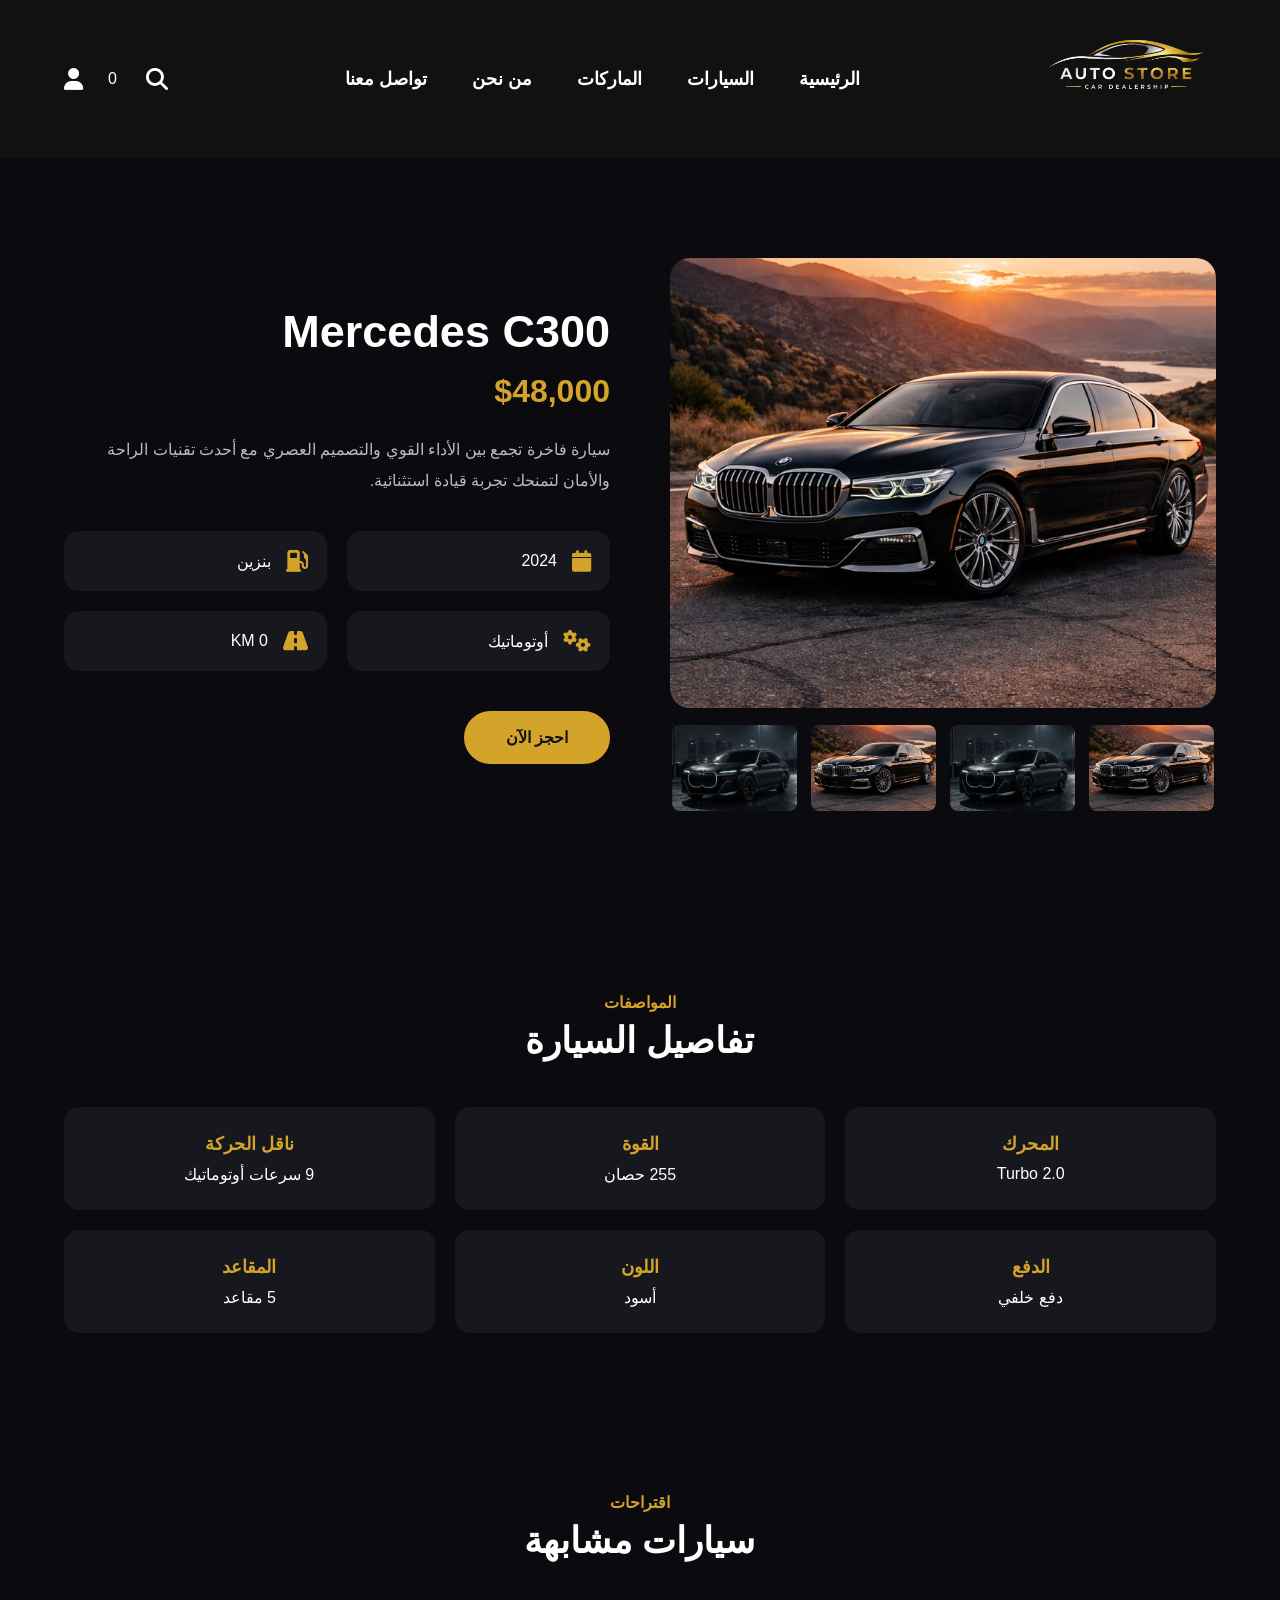
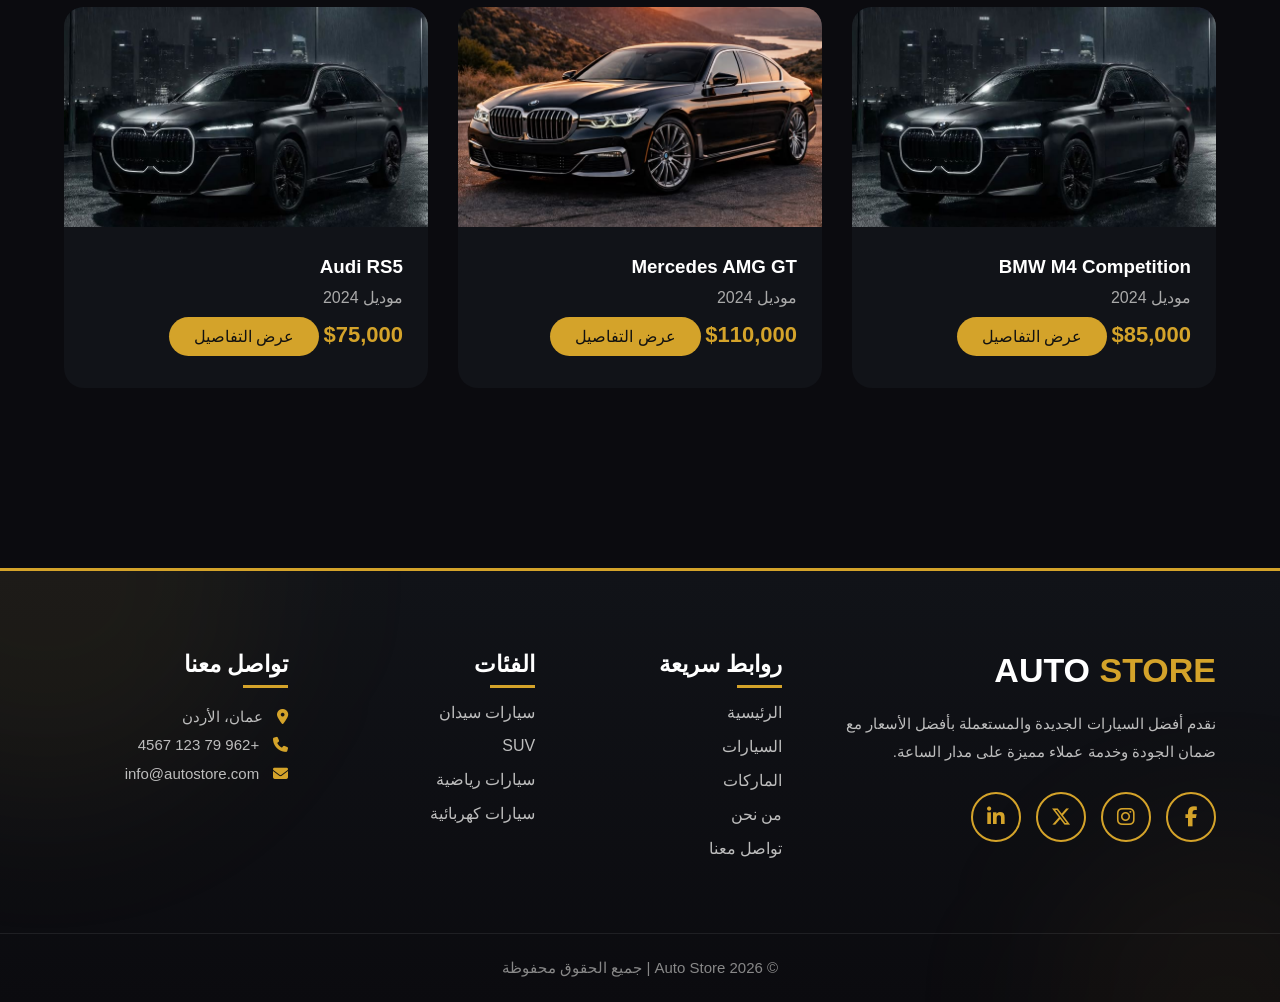
<file: car-details.html>
<!DOCTYPE html>
<html lang="ar" dir="rtl">

<head>

    <meta charset="UTF-8">

    <meta name="viewport" content="width=device-width, initial-scale=1.0">

    <title>تفاصيل السيارة</title>

    <!-- Font Awesome -->
    <link rel="stylesheet"
          href="https://cdnjs.cloudflare.com/ajax/libs/font-awesome/6.6.0/css/all.min.css">

    <!-- CSS -->
    <link rel="stylesheet" href="css/details.css">

</head>

<body>

<!-- =====================================================
     NAVBAR
     ===================================================== -->

<header>

    <nav>

        <div class="container">

            <div class="nav-father">

                <!-- Logo -->
                <a href="#" class="logo">
                    <img src="images/brand.png" alt="Auto Store">
                </a>

                <!-- Links -->
                <ul class="nav-links">

                 
    <li><a href="index.html">الرئيسية</a></li>

<li><a href="index.html">السيارات</a></li>

    <li><a href="index.html#brands">الماركات</a></li>

    <li><a href="index.html#about">من نحن</a></li>

    <li><a href="index.html#contact">تواصل معنا</a></li>

                </ul>

                <!-- Icons -->
      <div class="icons">

    <i class="fa fa-search" id="searchIcon"></i>

    <div class="heart" id="heartIcon">
        <i class="fa fa-heart-o"></i>
        <span id="heartCount">0</span>
    </div>

    <i class="fas fa-user" id="userIcon"></i>

</div>

            </div>

        </div>

    </nav>

</header>


<!-- =====================================================
     CAR DETAILS
     ===================================================== -->

<section class="car-details">

    <div class="container">

        <!-- Gallery -->

        <div class="car-gallery">

            <div class="main-image">

                <img
                    id="mainCarImage"
                    src="images/cars/car4.jpg"
                    alt="Mercedes C300"
                >

            </div>


            <!-- Small Images -->

            <div class="small-images">

                <img
                    src="images/cars/car4.jpg"
                    alt=""
                >

                <img
                    src="images/cars/car3.jpg"
                    alt=""
                >

                <img
                    src="images/cars/car4.jpg"
                    alt=""
                >

                <img
                    src="images/cars/car3.jpg"
                    alt=""
                >

            </div>

        </div>


        <!-- Car Information -->

        <div class="car-content">

            <h1 id="carName">
                Mercedes C300
            </h1>

            <span class="price" id="carPrice">
                $48,000
            </span>

            <p class="description" id="carDescription">

                سيارة فاخرة تجمع بين الأداء القوي والتصميم العصري
                مع أحدث تقنيات الراحة والأمان لتمنحك تجربة قيادة
                استثنائية.

            </p>


            <!-- Top Specifications -->

            <div class="specs">

                <div class="spec">

                    <i class="fa-solid fa-calendar"></i>

                    <span id="carYear">
                        2024
                    </span>

                </div>


                <div class="spec">

                    <i class="fa-solid fa-gas-pump"></i>

                    <span id="carFuel">
                        بنزين
                    </span>

                </div>


                <div class="spec">

                    <i class="fa-solid fa-gears"></i>

                    <span id="carTransmission">
                        أوتوماتيك
                    </span>

                </div>


                <div class="spec">

                    <i class="fa-solid fa-road"></i>

                    <span id="carMileage">
                        0 KM
                    </span>

                </div>

            </div>


            <!-- Booking Button -->

            <a
                href="#"
                class="btn"
                id="bookingBtn"
            >
                احجز الآن
            </a>

        </div>

    </div>

</section>



<!-- =====================================================
     CAR SPECIFICATIONS
     ===================================================== -->

<section class="car-specs">

    <div class="container">

        <div class="section-title">

            <span>
                المواصفات
            </span>

            <h2>
                تفاصيل السيارة
            </h2>

        </div>


        <div class="spec-table">


            <div class="item">

                <h4>
                    المحرك
                </h4>

                <p id="carEngine">
                    2.0 Turbo
                </p>

            </div>


            <div class="item">

                <h4>
                    القوة
                </h4>

                <p id="carPower">
                    255 حصان
                </p>

            </div>


            <div class="item">

                <h4>
                    ناقل الحركة
                </h4>

                <p id="carGearbox">
                    9 سرعات أوتوماتيك
                </p>

            </div>


            <div class="item">

                <h4>
                    الدفع
                </h4>

                <p id="carDrive">
                    دفع خلفي
                </p>

            </div>


            <div class="item">

                <h4>
                    اللون
                </h4>

                <p id="carColor">
                    أسود
                </p>

            </div>


            <div class="item">

                <h4>
                    المقاعد
                </h4>

                <p id="carSeats">
                    5 مقاعد
                </p>

            </div>

        </div>

    </div>

</section>



<!-- =====================================================
     SIMILAR CARS
     ===================================================== -->

<section class="similar-cars">

    <div class="container">

        <div class="section-title">

            <span>
                اقتراحات
            </span>

            <h2>
                سيارات مشابهة
            </h2>

        </div>


        <div class="cars-container">


            <div class="car-card">

                <img
                    src="images/cars/car3.jpg"
                    alt=""
                >

                <div class="car-info">

                    <h3>
                        BMW M4 Competition
                    </h3>

                    <p>
                        موديل 2024
                    </p>

                    <div class="price">
                        $85,000
                    </div>

                    <a href="#">
                        عرض التفاصيل
                    </a>

                </div>

            </div>


            <div class="car-card">

                <img
                    src="images/cars/car4.jpg"
                    alt=""
                >

                <div class="car-info">

                    <h3>
                        Mercedes AMG GT
                    </h3>

                    <p>
                        موديل 2024
                    </p>

                    <div class="price">
                        $110,000
                    </div>

                    <a href="#">
                        عرض التفاصيل
                    </a>

                </div>

            </div>


            <div class="car-card">

                <img
                    src="images/cars/car3.jpg"
                    alt=""
                >

                <div class="car-info">

                    <h3>
                        Audi RS5
                    </h3>

                    <p>
                        موديل 2024
                    </p>

                    <div class="price">
                        $75,000
                    </div>

                    <a href="#">
                        عرض التفاصيل
                    </a>

                </div>

            </div>

        </div>

    </div>

</section>



<!-- =====================================================
     BOOKING MODAL
     ===================================================== -->

<div class="booking-overlay" id="bookingOverlay">

    <div class="booking-box">

        <!-- Close -->

        <button type="button"
             class="close-booking"
            id="closeBooking"
        >
            &times;
        </button>
        <h2>
            حجز السيارة
        </h2>

        <p>
            املأ البيانات التالية وسنتواصل معك لتأكيد الحجز.
        </p>


        <!-- Form -->

        <form id="bookingForm">

            <input
                type="text"
                id="customerName"
                placeholder="الاسم الكامل"
                required
            >


            <input
                type="tel"
                id="customerPhone"
                placeholder="رقم الهاتف"
                required
            >


            <input
                type="email"
                id="customerEmail"
                placeholder="البريد الإلكتروني"
                required
            >


            <button
                type="submit"
                class="booking-submit"
            >
                تأكيد الحجز
            </button>

        </form>


        <!-- Success -->

        <div
            class="booking-success"
            id="bookingSuccess"
        >

            <h3>
                تم إرسال طلب الحجز! ✅
            </h3>

            <p>
                شكرًا لك، سنتواصل معك قريبًا لتأكيد الحجز.
            </p>

        </div>

    </div>

</div>



<!-- =====================================================
     FOOTER
     ===================================================== -->

<footer class="footer">

    <div class="container">

        <div class="footer-box">

            <h2 class="logo">
                AUTO <span>STORE</span>
            </h2>

            <p>
                نقدم أفضل السيارات الجديدة والمستعملة
                بأفضل الأسعار مع ضمان الجودة وخدمة عملاء
                مميزة على مدار الساعة.
            </p>

            <div class="social">

                <a href="#">
                    <i class="fa-brands fa-facebook-f"></i>
                </a>

                <a href="#">
                    <i class="fa-brands fa-instagram"></i>
                </a>

                <a href="#">
                    <i class="fa-brands fa-x-twitter"></i>
                </a>

                <a href="#">
                    <i class="fa-brands fa-linkedin-in"></i>
                </a>

            </div>

        </div>


        <div class="footer-box">

            <h3>
                روابط سريعة
            </h3>

            <ul>

                <li>
                    <a href="#">
                        الرئيسية
                    </a>
                </li>

                <li>
                    <a href="#">
                        السيارات
                    </a>
                </li>

                <li>
                    <a href="#">
                        الماركات
                    </a>
                </li>

                <li>
                    <a href="#">
                        من نحن
                    </a>
                </li>

                <li>
                    <a href="#">
                        تواصل معنا
                    </a>
                </li>

            </ul>

        </div>


        <div class="footer-box">

            <h3>
                الفئات
            </h3>

            <ul>

                <li>
                    <a href="#">
                        سيارات سيدان
                    </a>
                </li>

                <li>
                    <a href="#">
                        SUV
                    </a>
                </li>

                <li>
                    <a href="#">
                        سيارات رياضية
                    </a>
                </li>

                <li>
                    <a href="#">
                        سيارات كهربائية
                    </a>
                </li>

            </ul>

        </div>


        <div class="footer-box">

            <h3>
                تواصل معنا
            </h3>

            <p>
                <i class="fa-solid fa-location-dot"></i>
                عمان، الأردن
            </p>

            <p>
                <i class="fa-solid fa-phone"></i>
                +962 79 123 4567
            </p>

            <p>
                <i class="fa-solid fa-envelope"></i>
                info@autostore.com
            </p>

        </div>

    </div>


    <div class="footer-bottom">

        © 2026 Auto Store | جميع الحقوق محفوظة

    </div>

</footer>



<!-- =====================================================
     JAVASCRIPT
     ===================================================== -->

<!-- jQuery مرة واحدة فقط -->
<script src="https://code.jquery.com/jquery-3.7.1.min.js"></script>

<!-- تأثيرات الموقع -->
<script src="js/jquery-effects.js"></script>

<!-- JavaScript الخاص بالصفحة -->
<script src="js/details.js"></script>

<div class="search-box" id="searchBox">
    <input
        type="text"
        id="searchInput"
        placeholder="ابحث عن سيارة..."
    >
</div>

<!-- نافذة تسجيل الدخول -->

<div class="login-overlay" id="loginOverlay">

    <div class="login-box">

        <button class="close-login" id="closeLogin">
            &times;
        </button>

        <h2>تسجيل الدخول</h2>

        <p>سجل دخولك إلى حسابك</p>

        <form id="loginForm">

            <input
                type="email"
                placeholder="البريد الإلكتروني"
                required
            >

            <input
                type="password"
                placeholder="كلمة المرور"
                required
            >

            <button type="submit">
                تسجيل الدخول
            </button>

        </form>

    </div>

</div>

</body>

</html>
</file>
<file: css/details.css>
/* =====================================================
   RESET
   ===================================================== */

*{
    margin: 0;
    padding: 0;
    box-sizing: border-box;
    font-family: "Cairo", sans-serif;
}


/* =====================================================
   BODY
   ===================================================== */

body{
    background: #0b0b0f;
    color: #fff;
}


.container{
    width: 90%;
    max-width: 1200px;
    margin: auto;
}


/* =====================================================
   NAVBAR
   ===================================================== */

nav{
    width: 100%;
    background: #111;
    padding: 20px 0;
}


.nav-father{
    display: flex;
    justify-content: space-between;
    align-items: center;
}


/* -------------------------
   Logo
   ------------------------- */

.logo img{
    width: 180px;
}


/* -------------------------
   Navigation Links
   ------------------------- */

.nav-links{
    display: flex;
    list-style: none;
    gap: 45px;
}


.nav-links li a{
    text-decoration: none;
    color: #fff;
    font-size: 18px;
    font-weight: 600;
    transition: .4s;
}


.nav-links li a:hover,
.nav-links li a.active{
    color: #d4af37;
}


/* -------------------------
   Icons
   ------------------------- */

.icons{
    display: flex;
    align-items: center;
    gap: 25px;
}


.icons i{
    color: #fff;
    font-size: 22px;
    cursor: pointer;
    transition: .4s;
}


.icons i:hover{
    color: #d4af37;
    transform: scale(1.1);
}


/* =====================================================
   CAR DETAILS
   ===================================================== */

.car-details{
    min-height: 70vh;
    padding: 100px 0;
    background: #0b0b0f;
}


.car-details .container{
    display: grid;
    grid-template-columns: 1fr 1fr;
    gap: 60px;
    align-items: center;
}


/* =====================================================
   CAR GALLERY
   ===================================================== */

.car-gallery{
    border-radius: 20px;
}


.main-image{
    overflow: hidden;
    
}


.main-image img{
    width: 100%;
    height: 450px;

    object-fit: cover;

    display: block;

    border-radius: 20px;

    animation: carFloat 3s ease-in-out infinite;

    transition:
        transform .5s ease,
        filter .5s ease;
}


/* عند وضع الماوس تتوقف الحركة */

.main-image:hover img{
    animation-play-state: paused;

    transform: scale(1.05);
}


/* =====================================================
   حركة الصورة الرئيسية
   ===================================================== */

@keyframes carFloat{

    0%{
        transform: translateY(0);
    }

    50%{
        transform: translateY(-10px);
    }

    100%{
        transform: translateY(0);
    }

}


/* =====================================================
   SMALL IMAGES
   ===================================================== */

.small-images{
    display: grid;

    grid-template-columns: repeat(4, 1fr);

    gap: 10px;

    margin-top: 15px;
}


.small-images img{
    width: 100%;
    height: 90px;

    object-fit: cover;

    border-radius: 10px;

    cursor: pointer;

    border: 2px solid transparent;

    transition:
        transform .3s ease,
        border-color .3s ease,
        box-shadow .3s ease;
}


/* الصورة المختارة */

.small-images img.active{
    border-color: #d4a32a;

    box-shadow:
        0 0 15px rgba(212,163,42,.35);

    transform: translateY(-3px);
}


/* Hover */

.small-images img:hover{
    border-color: #d4a32a;

    transform: translateY(-3px);
}


/* =====================================================
   CAR CONTENT
   ===================================================== */

.car-content h1{
    font-size: 45px;

    margin-bottom: 15px;
}


.price{
    display: inline-block;

    color: #d4a32a;

    font-size: 32px;

    font-weight: bold;

    margin-bottom: 25px;
}


.description{
    color: #bbb;

    line-height: 1.9;

    margin-bottom: 35px;
}


/* =====================================================
   TOP SPECS
   ===================================================== */

.specs{
    display: grid;

    grid-template-columns: repeat(2, 1fr);

    gap: 20px;

    margin-bottom: 40px;
}


.spec{
    background: #16181d;

    padding: 18px;

    border-radius: 15px;

    display: flex;

    align-items: center;

    gap: 15px;

    border: 1px solid transparent;

    transition:
        transform .4s ease,
        border-color .4s ease,
        box-shadow .4s ease;
}


.spec:hover{
    transform: translateY(-7px);

    border-color: #d4a32a;

    box-shadow:
        0 10px 25px rgba(212,163,42,.15);
}


.spec i{
    color: #d4a32a;

    font-size: 22px;
}


/* =====================================================
   BOOK BUTTON
   ===================================================== */

.btn{
    display: inline-block;
    padding: 15px 40px;

    background: #d4a32a;
    color: #111;

    text-decoration: none;
    border-radius: 40px;

    font-weight: bold;

    border: 2px solid #d4a32a;

    transition:
        transform .3s ease,
        background .3s ease,
        color .3s ease,
        box-shadow .3s ease;
}


.btn:hover{
    background: transparent;
    color: #d4a32a;

    transform: translateY(-4px);

    box-shadow:
        0 10px 25px rgba(212,163,42,.18);
}


/* =====================================================
   CAR SPECIFICATIONS
   ===================================================== */

.car-specs{
    padding: 80px 0;

    background: #0b0b0f;
}


/* -------------------------
   Section Title
   ------------------------- */

.section-title{
    text-align: center;

    margin-bottom: 45px;
}


.section-title span{
    color: #d4a32a;

    font-size: 16px;

    font-weight: bold;
}


.section-title h2{
    color: #fff;

    font-size: 36px;

    margin-top: 8px;
}


/* -------------------------
   Specifications Table
   ------------------------- */

.spec-table{
    display: grid;

    grid-template-columns: repeat(3, 1fr);

    gap: 20px;
}


.spec-table .item{
    background: #16181d;

    padding: 25px;

    border-radius: 15px;

    text-align: center;

    border: 1px solid transparent;

    transition:
        transform .3s ease,
        border-color .3s ease,
        box-shadow .3s ease;
}


/* =========================================
   حركة مواصفات السيارة
   ========================================= */

.spec-table .item{
    transition:
        transform .4s ease,
        border-color .4s ease,
        box-shadow .4s ease,
        background .4s ease;
}


.spec-table .item:hover{

    transform: translateY(-7px);

    border-color: #d4a32a;

    background: #191b21;

    box-shadow:
        0 12px 30px rgba(212,163,42,.15);
}


.spec-table .item h4{
    color: #d4a32a;

    font-size: 18px;

    margin-bottom: 10px;
}


.spec-table .item p{
    color: #fff;

    font-size: 16px;
}


/* =====================================================
   SIMILAR CARS
   ===================================================== */

.similar-cars{
    padding: 80px 0;

    background: #0b0b0f;
}


.similar-cars .cars-container{
    display: grid;

    grid-template-columns: repeat(3, 1fr);

    gap: 30px;
}


.similar-cars .car-card{
    background: #111318;

    border-radius: 20px;

    overflow: hidden;

    transition:
        transform .4s ease,
        box-shadow .4s ease;
}


/* =========================================
   حركة كروت السيارات المشابهة
   ========================================= */

.similar-cars .car-card{
    transition:
        transform .4s ease,
        box-shadow .4s ease;
}


.similar-cars .car-card:hover{

    transform: translateY(-10px) scale(1.02);

    box-shadow:
        0 18px 40px rgba(212,163,42,.18);
}


.similar-cars img{
    width: 100%;

    height: 220px;

    object-fit: cover;
}


.similar-cars .car-info{
    padding: 25px;
}


.similar-cars h3{
    color: #fff;

    margin-bottom: 10px;
}


.similar-cars p{
    color: #aaa;
}


.similar-cars .price{
    color: #d4a32a;

    font-size: 22px;

    margin: 15px 0;
}


.similar-cars a{
    display: inline-block;

    color: #111;

    background: #d4a32a;

    padding: 10px 25px;

    border-radius: 30px;

    text-decoration: none;

    transition: .3s;
}


.similar-cars a:hover{
    background: #fff;

    transform: translateY(-3px);
}


/* =====================================================
   FOOTER
   ===================================================== */

.footer{
    background:
        linear-gradient(
            180deg,
            #111318 0%,
            #0b0b0f 100%
        );

    border-top: 3px solid #d4a32a;

    padding: 80px 0 25px;

    margin-top: 100px;

    position: relative;

    overflow: hidden;
}


/* -------------------------
   Footer Background Effects
   ------------------------- */

.footer::before{
    content: "";

    position: absolute;

    width: 450px;
    height: 450px;

    background: rgba(212,163,42,.06);

    border-radius: 50%;

    top: -220px;
    left: -180px;

    filter: blur(80px);
}


.footer::after{
    content: "";

    position: absolute;

    width: 350px;
    height: 350px;

    background: rgba(212,163,42,.05);

    border-radius: 50%;

    bottom: -180px;
    right: -120px;

    filter: blur(80px);
}


/* -------------------------
   Footer Container
   ------------------------- */

.footer .container{
    width: 90%;

    margin: auto;

    display: grid;

    grid-template-columns:
        2fr
        1fr
        1fr
        1.2fr;

    gap: 60px;

    position: relative;

    z-index: 2;
}


/* -------------------------
   Footer Logo
   ------------------------- */

.logo{
    color: #fff;

    font-size: 34px;

    font-weight: 700;

    margin-bottom: 20px;
}


.logo span{
    color: #d4a32a;
}


/* -------------------------
   Footer Titles
   ------------------------- */

.footer-box h3{
    color: #fff;

    font-size: 23px;

    margin-bottom: 25px;

    position: relative;
}


.footer-box h3::after{
    content: "";

    position: absolute;

    right: 0;

    bottom: -10px;

    width: 45px;

    height: 3px;

    background: #d4a32a;
}


/* -------------------------
   Footer Paragraphs
   ------------------------- */

.footer-box p{
    color: #bdbdbd;

    line-height: 1.9;

    font-size: 15px;
}


/* -------------------------
   Footer Lists
   ------------------------- */

.footer-box ul{
    list-style: none;

    padding: 0;

    margin: 0;
}


.footer-box ul li{
    margin: 15px 0;
}


.footer-box ul li a{
    color: #bdbdbd;

    text-decoration: none;

    transition: .35s;
}


.footer-box ul li a:hover{
    color: #d4a32a;

    padding-right: 10px;
}


/* -------------------------
   Footer Icons
   ------------------------- */

.footer-box i{
    color: #d4a32a;

    margin-left: 10px;
}


/* -------------------------
   Social Icons
   ------------------------- */

.social{
    display: flex;

    gap: 15px;

    margin-top: 25px;
}


.social a{
    width: 50px;
    height: 50px;

    display: flex;

    justify-content: center;

    align-items: center;

    border: 2px solid #d4a32a;

    border-radius: 50%;

    color: #d4a32a;

    background: transparent;

    font-size: 20px;

    text-decoration: none;

    transition: .35s ease;
}


.social a i{
    margin: 0;

    line-height: 1;

    transition: .35s ease;
}


.social a:hover{
    transform: translateY(-6px);

    box-shadow:
        0 0 18px rgba(212,163,42,.4);
}


.social a:hover i{
    color: #fff;

    transform: scale(1.2);
}


/* -------------------------
   Footer Bottom
   ------------------------- */

.footer-bottom{
    border-top:
        1px solid rgba(255,255,255,.08);

    margin-top: 60px;

    padding-top: 25px;

    text-align: center;

    color: #888;

    font-size: 15px;

    position: relative;

    z-index: 2;
}


/* =====================================================
   BOOKING MODAL
   ===================================================== */

.booking-overlay{
    display: none;

    position: fixed;

    inset: 0;

    width: 100%;
    height: 100%;

    background: rgba(0,0,0,.75);

    backdrop-filter: blur(6px);

    z-index: 9999;

    padding: 20px;
}


/* -------------------------
   Booking Box
   ------------------------- */

.booking-box{
    position: relative;

    width: 100%;

    max-width: 500px;

    background: #111318;

    border:
        1px solid
        rgba(212,163,42,.5);

    border-radius: 25px;

    padding: 40px;

    margin: 8vh auto 0;

    text-align: center;

    box-shadow:
        0 20px 60px rgba(0,0,0,.6),
        0 0 30px rgba(212,163,42,.08);

    transform: scale(.85);

    opacity: 0;

    transition:
        transform .4s ease,
        opacity .4s ease;
}


/* عند ظهور النافذة */

.booking-overlay.show .booking-box{
    transform: scale(1);

    opacity: 1;
}


/* -------------------------
   Booking Title
   ------------------------- */

.booking-box h2{
    color: #d4a32a;

    font-size: 32px;

    margin-bottom: 10px;
}


/* -------------------------
   Booking Text
   ------------------------- */

.booking-box p{
    color: #aaa;

    line-height: 1.8;

    margin-bottom: 25px;
}


/* -------------------------
   Close Button
   ------------------------- */

.close-booking{
    position: absolute;

    top: 15px;
    left: 15px;

    width: 40px;
    height: 40px;

    border:
        1px solid
        rgba(212,163,42,.5);

    border-radius: 50%;

    background: transparent;

    color: #d4a32a;

    font-size: 28px;

    cursor: pointer;

    transition: .3s;
}


.close-booking:hover{
    background: #d4a32a;

    color: #111;

    transform: rotate(90deg);
}


/* -------------------------
   Booking Inputs
   ------------------------- */

.booking-box input{
    width: 100%;

    padding: 15px 18px;

    margin-bottom: 15px;

    background: #0b0b0f;

    border: 1px solid #292b31;

    border-radius: 12px;

    color: #fff;

    font-size: 15px;

    outline: none;

    transition: .3s;
}


.booking-box input:focus{
    border-color: #d4a32a;

    box-shadow:
        0 0 0 3px
        rgba(212,163,42,.08);
}


/* =====================================================
   BOOKING SUBMIT BUTTON
   ===================================================== */

.booking-submit{
    width: 100%;

    padding: 15px;

    margin-top: 10px;

    border:
        2px solid
        #d4a32a;

    border-radius: 30px;

    background: #d4a32a;

    color: #111;

    font-size: 16px;

    font-weight: bold;

    cursor: pointer;

    transition: .3s;
}


.booking-submit:hover{
    background: transparent;

    color: #d4a32a;

    transform: translateY(-3px);

    box-shadow:
        0 8px 25px
        rgba(212,163,42,.2);
}


/* =====================================================
   BOOKING SUCCESS MESSAGE
   ===================================================== */

.booking-success{
    display: none;

    text-align: center;
}


.booking-success h3{
    color: #d4a32a;

    font-size: 24px;

    margin-bottom: 15px;
}


.booking-success p{
    color: #aaa;

    line-height: 1.8;

    margin-bottom: 0;
}


/* =====================================================
   RESPONSIVE
   ===================================================== */


/* -------------------------
   Tablet
   ------------------------- */

@media(max-width: 992px){

    .nav-father{
        flex-direction: column;

        gap: 15px;
    }


    .logo{
        order: 1;

        width: 100%;

        display: flex;

        justify-content: center;
    }


    .nav-links{
        order: 2;

        display: flex;

        flex-direction: row;

        flex-wrap: wrap;

        justify-content: center;

        gap: 12px 18px;

        width: 100%;
    }


    .nav-links li a{
        font-size: 15px;

        padding: 5px 0;
    }


    .icons{
        order: 3;

        justify-content: center;

        width: 100%;
    }


    .car-details .container{
        grid-template-columns: 1fr;
    }


    .car-content{
        text-align: center;
    }


    .spec-table{
        grid-template-columns: repeat(2,1fr);
    }


    .similar-cars .cars-container{
        grid-template-columns: 1fr;
    }


    .footer .container{
        grid-template-columns: repeat(2,1fr);

        gap: 40px;
    }

}


/* -------------------------
   Mobile
   ------------------------- */

@media(max-width: 768px){

    .nav-links{
        flex-direction: column;

        align-items: center;

        gap: 12px;

        width: 100%;
    }


    .nav-links li{
        width: 100%;

        text-align: center;
    }


    .nav-links li a{
        display: block;

        width: 100%;

        padding: 10px 0;
    }


    .icons{
        margin: auto;
    }


    .footer .container{
        grid-template-columns: 1fr;

        text-align: center;
    }


    .footer-box h3::after{
        right: 50%;

        transform: translateX(50%);
    }


    .social{
        justify-content: center;
    }

}


/* -------------------------
   Small Mobile
   ------------------------- */

@media(max-width: 600px){

    .car-details{
        padding: 60px 0;
    }


    .main-image img{
        height: 300px;
    }


    .small-images img{
        height: 70px;
    }


    .specs{
        grid-template-columns: 1fr;
    }


    .spec-table{
        grid-template-columns: 1fr;
    }


    .section-title h2{
        font-size: 30px;
    }


    .booking-box{
        padding: 30px 20px;

        margin-top: 5vh;
    }


    .booking-box h2{
        font-size: 27px;
    }


    .booking-success h3{
        font-size: 21px;
    }

}

/* =========================================
   لمعة فخمة لنافذة الحجز
   ========================================= */

.booking-box::before{
    content: "";

    position: absolute;

    top: 0;
    left: 15%;

    width: 70%;
    height: 1px;

    background: linear-gradient(
        90deg,
        transparent,
        #d4a32a,
        transparent
    );

    opacity: .7;
}

/* =========================================
   حركة حقول الحجز
   ========================================= */

.booking-box input{
    transition:
        border-color .3s ease,
        box-shadow .3s ease,
        transform .3s ease;
}


.booking-box input:focus{
    transform: translateY(-2px);

    border-color: #d4a32a;

    box-shadow:
        0 0 0 3px rgba(212,163,42,.08),
        0 8px 20px rgba(0,0,0,.2);
}

/* =========================================
   حركة صور السيارات المشابهة
   ========================================= */

.similar-cars .car-card{
    overflow: hidden;
}

.similar-cars .car-card img{
    transition:
        transform .6s ease,
        filter .6s ease;
}

.similar-cars .car-card:hover img{
    transform: scale(1.06);

    filter: brightness(1.08);
}

/* =========================================
   حركة عنوان السيارة
   ========================================= */

.car-content h1{
    animation: titleShow .8s ease forwards;
}


@keyframes titleShow{

    from{
        opacity: 0;
        transform: translateY(20px);
    }

    to{
        opacity: 1;
        transform: translateY(0);
    }

}

/* ==============================
   SEARCH
   ============================== */

.search-box{
    display: none;
    position: fixed;
    top: 0;
    right: 0;
    width: 100%;
    padding: 25px;
    background: #111318;
    border-bottom: 2px solid #d4a32a;
    z-index: 10000;
    box-shadow: 0 10px 30px rgba(0,0,0,.5);
}

.search-box input{
    width: 100%;
    max-width: 700px;
    display: block;
    margin: auto;
    padding: 15px 20px;
    background: #0b0b0f;
    border: 1px solid #333;
    border-radius: 30px;
    color: white;
    outline: none;
    font-size: 16px;
}

.search-box input:focus{
    border-color: #d4a32a;
}

#searchIcon{
    cursor: pointer;
}

#userIcon{
    display: inline-block !important;
    color: white;
    font-size: 22px;
    cursor: pointer;
}

#userIcon:hover{
    color: #d4af37;
    transform: scale(1.1);
}

/* ==============================
   LOGIN
   ============================== */

.login-overlay{
    display: none;
    position: fixed;
    inset: 0;
    background: rgba(0,0,0,.75);
    backdrop-filter: blur(6px);
    z-index: 10000;
    padding: 20px;
}

.login-box{
    position: relative;
    width: 100%;
    max-width: 450px;
    margin: 10vh auto;
    padding: 40px;
    background: #111318;
    border: 1px solid rgba(212,163,42,.5);
    border-radius: 25px;
    text-align: center;
}

.login-box h2{
    color: #d4a32a;
    margin-bottom: 10px;
}

.login-box p{
    color: #aaa;
    margin-bottom: 25px;
}

.login-box input{
    width: 100%;
    padding: 15px;
    margin-bottom: 15px;
    background: #0b0b0f;
    border: 1px solid #292b31;
    border-radius: 12px;
    color: white;
    outline: none;
}

.login-box button[type="submit"]{
    width: 100%;
    padding: 15px;
    background: #d4a32a;
    border: 0;
    border-radius: 30px;
    font-weight: bold;
    cursor: pointer;
}

.close-login{
    position: absolute;
    top: 15px;
    left: 15px;
    width: 35px;
    height: 35px;
    border: 1px solid #d4a32a;
    border-radius: 50%;
    background: transparent;
    color: #d4a32a;
    font-size: 24px;
    cursor: pointer;
}
</file>
